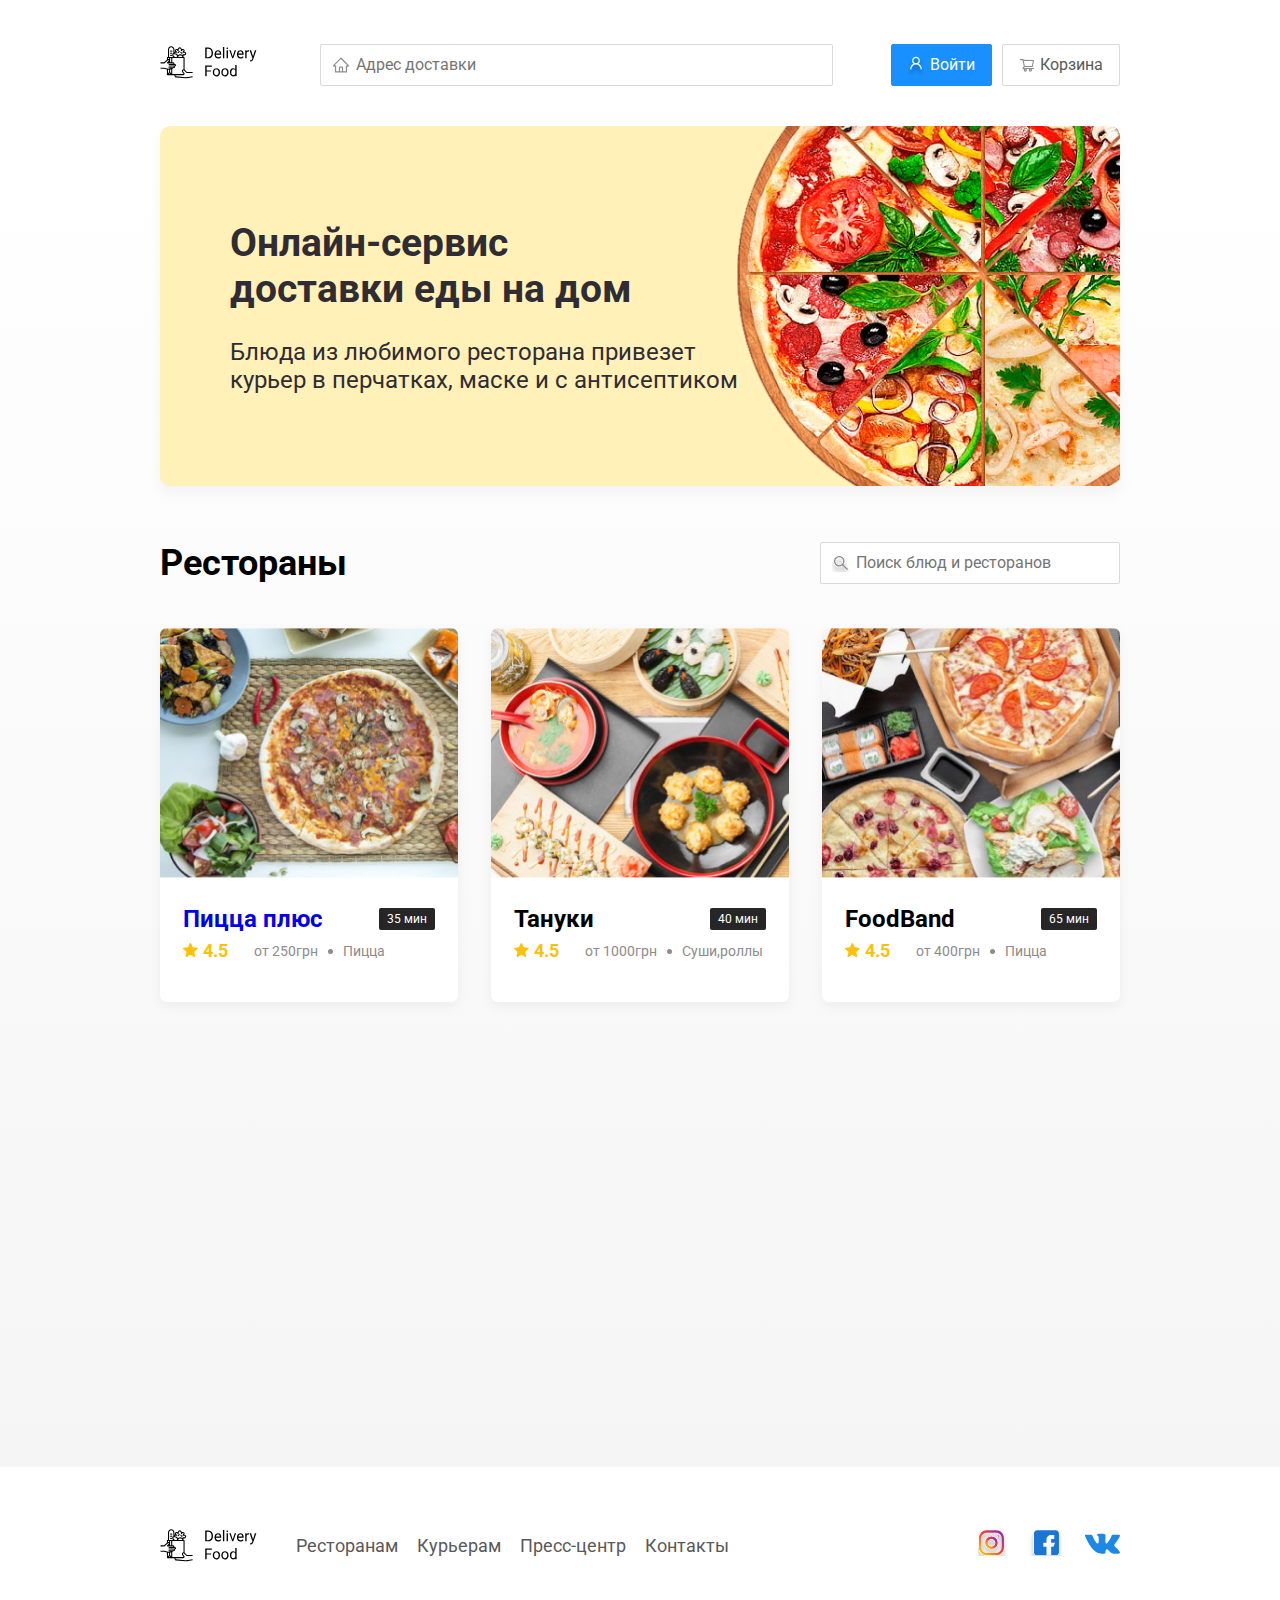
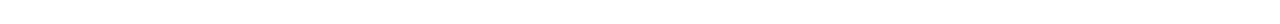
<file: index.html>
<!DOCTYPE html>
<html lang="en">

<head>
    <meta charset="UTF-8">
    <meta http-equiv="X-UA-Compatible" content="IE=edge">
    <meta name="viewport" content="width=device-width, initial-scale=1.0">
    <title>Delivery Food - доставка еды на дом</title>
    <link rel="preconnect" href="https://fonts.googleapis.com">
    <link rel="preconnect" href="https://fonts.gstatic.com" crossorigin>
    <link href="https://fonts.googleapis.com/css2?family=Roboto:wght@400;700&display=swap" rel="stylesheet">
    <link rel="stylesheet" href="./css/normalize.css">
    <link rel="stylesheet" href="./css/animate.min.css">
    <link rel="stylesheet" href="https://cdnjs.cloudflare.com/ajax/libs/animate.css/4.1.1/animate.min.css" />
    <link rel="stylesheet" href="./css/style.css">
</head>

<body>
    <!-- HEADER -->
    <div class="conteiner">
        <header class="header">
            <a href="index.html" class="logo"><img src="./img/logo.svg" alt="logo"></a>
            <input type="text" class="input input-address" placeholder="Адрес доставки" />
            <div class="buttons">
                <button class="button botton-primary"> <img class="btn-icon" src="./img/user.svg" alt="user" />
                    <span class="btn-text">Войти</span></button>
                <button class="button" id="cart-buttons"> <img class="btn-icon" src="./img/basket.svg" alt="basket">
                    <span class="btn-text">Корзина</span></button>
            </div>
        </header>

    </div>
    <!-- /.container -->
    <main class="main">
        <div class="conteiner">
            <section class="promo">
                <h1 class="promo-title">Онлайн-сервис <br> доставки еды на дом</h1>
                <p class="promo-text">Блюда из любимого ресторана привезет курьер в перчатках, маске и с антисептиком
                </p>
            </section>

            <section class="restaurants">
                <div class="section-heading">
                    <h2 class="section-title">Рестораны</h2>
                    <input type="text" class="input input-search" placeholder="Поиск блюд и ресторанов">
                </div>
                <div class="cards">
                    <a href="./restaurant.html" class="card wow animate__animated animate__fadeInUp"
                        data-wow-delay="0.2s">
                        <img src="./img/pizza1.jpg" alt="image" class="card-image">
                        <div class="card-text">
                            <div class="card-heading">
                                <h3 class="card-title">Пицца плюс</h3>
                                <span class="card-tag tag">35 мин</span>
                            </div>
                            <!-- /.card-heading -->
                            <div class="card-info">
                                <div class="rating"><img src="./img/raiting.svg" alt="raiting" class="raiting-star">4.5
                                </div>
                                <div class="price">от 250грн</div>
                                <div class="category">Пицца</div>
                            </div>
                            <!-- /.card-info -->
                        </div>
                    </a>
                    <!-- /.card -->

                    <div class="card wow animate__animated animate__fadeInUp" data-wow-delay="0.4s">
                        <img src="./img/pizza2.jpg" alt="image" class="card-image">
                        <div class="card-text">
                            <div class="card-heading">
                                <h3 class="card-title">Тануки</h3>
                                <span class="card-tag tag">40 мин</span>
                            </div>
                            <!-- /.card-heading -->
                            <div class="card-info">
                                <div class="rating"><img src="./img/raiting.svg" alt="raiting" class="raiting-star">4.5
                                </div>
                                <div class="price">от 1000грн</div>
                                <div class="category">Суши,роллы</div>
                            </div>
                            <!-- /.card-info -->
                        </div>
                    </div>
                    <!-- /.card -->

                    <div class="card wow animate__animated animate__fadeInUp" data-wow-delay="0.6s">
                        <img src="./img/pizza3.jpg" alt="image" class="card-image">
                        <div class="card-text">
                            <div class="card-heading">
                                <h3 class="card-title">FoodBand</h3>
                                <span class="card-tag tag">65 мин</span>
                            </div>
                            <!-- /.card-heading -->
                            <div class="card-info">
                                <div class="rating"><img src="./img/raiting.svg" alt="raiting" class="raiting-star">4.5
                                </div>
                                <div class="price">от 400грн</div>
                                <div class="category">Пицца</div>
                            </div>
                            <!-- /.card-info -->
                        </div>
                    </div>
                    <!-- /.card -->

                    <div class="card wow animate__animated animate__fadeInUp" data-wow-delay="0.2s ">
                        <img src="./img/pizza4.jpg" alt="image" class="card-image">
                        <div class="card-text">
                            <div class="card-heading">
                                <h3 class="card-title">Жадина-пицца</h3>
                                <span class="card-tag tag">75 мин</span>
                            </div>
                            <!-- /.card-heading -->
                            <div class="card-info">
                                <div class="rating"><img src="./img/raiting.svg" alt="raiting" class="raiting-star">4.5
                                </div>
                                <div class="price">от 650грн</div>
                                <div class="category">Пицца</div>
                            </div>
                            <!-- /.card-info -->
                        </div>
                    </div>
                    <!-- /.card -->


                    <div class="card wow animate__animated animate__fadeInUp" data-wow-delay="0.4s">
                        <img src="./img/pizza5.jpg" alt="image" class="card-image">
                        <div class="card-text">
                            <div class="card-heading">
                                <h3 class="card-title">Точка еды</h3>
                                <span class="card-tag tag">60 мин</span>
                            </div>
                            <!-- /.card-heading -->
                            <div class="card-info">
                                <div class="rating"><img src="./img/raiting.svg" alt="raiting" class="raiting-star">4.5
                                </div>
                                <div class="price">от 500грн</div>
                                <div class="category">Украинская кухня</div>
                            </div>
                            <!-- /.card-info -->
                        </div>
                    </div>
                    <!-- /.card -->


                    <div class="card wow animate__animated animate__fadeInUp" data-wow-delay="0.6s">
                        <img src="./img/pizza6.jpg" alt="image" class="card-image">
                        <div class="card-text">
                            <div class="card-heading">
                                <h3 class="card-title">PizzaBurger</h3>
                                <span class="card-tag tag">25 мин</span>
                            </div>
                            <!-- /.card-heading -->
                            <div class="card-info">
                                <div class="rating"><img src="./img/raiting.svg" alt="raiting" class="raiting-star"> 4.5
                                </div>
                                <div class="price">от 150грн</div>
                                <div class="category">Пицца</div>
                            </div>
                            <!-- /.card-info -->
                        </div>
                    </div>
                    <!-- /.card -->

                </div>
                <!-- /.cards -->
            </section>
        </div>
        <!-- /.container -->
    </main>

    <footer class="footer">
        <div class="conteiner">
            <div class="footer-block">
                <img src="./img/logo.svg" alt="" class="logo footer-logo">
                <nav class="footer-nav">
                    <a href="#" class="footer-link">Ресторанам</a>
                    <a href="#" class="footer-link">Курьерам</a>
                    <a href="#" class="footer-link">Пресс-центр</a>
                    <a href="#" class="footer-link">Контакты</a>
                </nav>
                <div class="social-links">
                    <a href="#" class="social-link"><img src="./img/instagramm.svg" alt="instagramm"></a>
                    <a href="#" class="social-link"><img src="./img/facebook.svg" alt="facebook"></a>
                    <a href="#" class="social-link"><img src="./img/vk.svg" alt="vk"></a>
                </div>
                <!-- /.social-links -->
            </div>
        </div>
    </footer>

    <div class="modal">
        <div class="modal-dialog">
            <div class="modal-header">
                <h3 class="modal-title">Корзина</h3>
                <button class="close">&times;</button>
            </div>
            <!-- /.modal-header -->
            <div class="modal-body">
                <div class="food-row">
                    <span class="food-name">
                        Ролл угорь стандарт
                    </span>
                    <strong class="food-price">250 ₴</strong>
                    <div class="food-counter">
                        <button class="counter-button">-</button>
                        <span class="counter">1</span>
                        <button class="counter-button">+</button>
                    </div>
                </div>
                <!-- /.food row -->
                <div class="food-row">
                    <span class="food-name">
                        Ролл угорь стандарт
                    </span>
                    <strong class="food-price">250 ₴</strong>
                    <div class="food-counter">
                        <button class="counter-button">-</button>
                        <span class="counter">1</span>
                        <button class="counter-button">+</button>
                    </div>
                </div>
                <!-- /.food row -->
                <div class="food-row">
                    <span class="food-name">
                        Ролл угорь стандарт
                    </span>
                    <strong class="food-price">250 ₴</strong>
                    <div class="food-counter">
                        <button class="counter-button">-</button>
                        <span class="counter">1</span>
                        <button class="counter-button">+</button>
                    </div>
                </div>
                <!-- /.food row -->
                <div class="food-row">
                    <span class="food-name">
                        Ролл угорь стандарт
                    </span>
                    <strong class="food-price">250 ₴</strong>
                    <div class="food-counter">
                        <button class="counter-button">-</button>
                        <span class="counter">1</span>
                        <button class="counter-button">+</button>
                    </div>
                </div>
                <!-- /.food row -->
            </div>
            <div class="modal-footer">
                <span class="modal-pricetag">1250 ₴</span>
                <div class="footer-buttons">
                    <button class="button botton-primary">Оформить заказ</button>
                    <button class="button">Отмена</button>
                </div>
            </div>
        </div>
    </div>

</body>
<script src="js/main.js"></script>
<script src="js/wow.min.js"></script>
<script>
    new WOW().init();
</script>

</html>
</file>
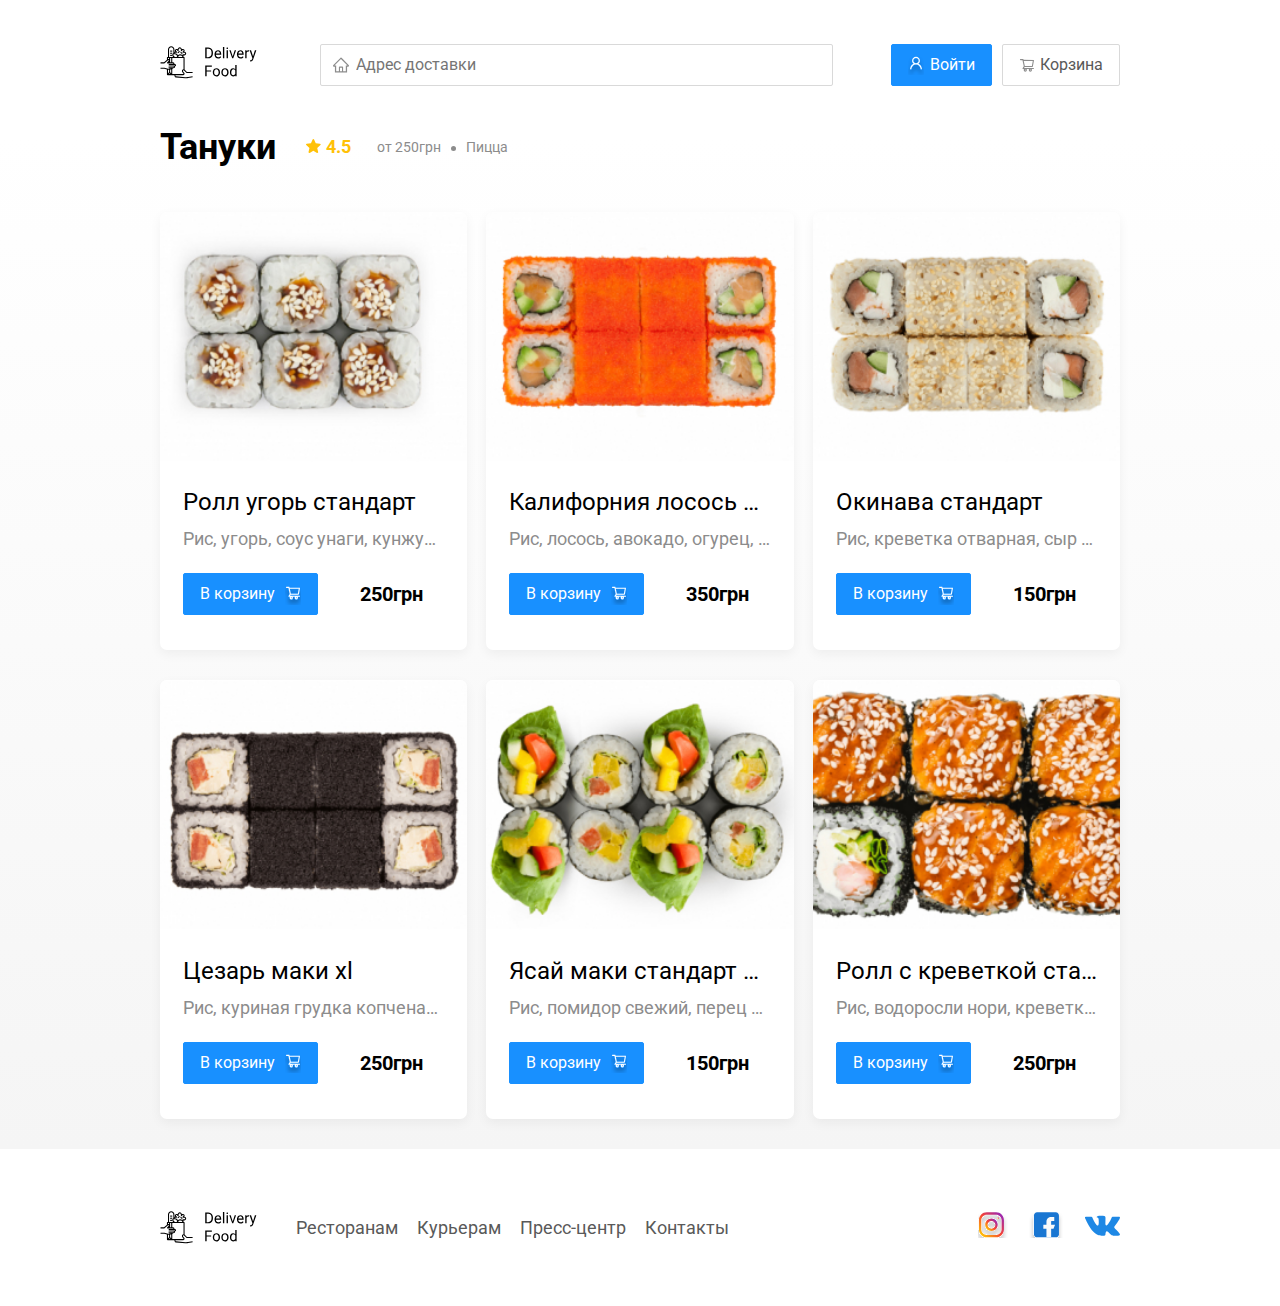
<file: restaurant.html>
<!DOCTYPE html>
<html lang="en">

<head>
    <meta charset="UTF-8">
    <meta http-equiv="X-UA-Compatible" content="IE=edge">
    <meta name="viewport" content="width=device-width, initial-scale=1.0">
    <title>PizzaBurger - доставка еды на дом</title>
    <link rel="preconnect" href="https://fonts.googleapis.com">
    <link rel="preconnect" href="https://fonts.gstatic.com" crossorigin>
    <link href="https://fonts.googleapis.com/css2?family=Roboto:wght@400;700&display=swap" rel="stylesheet">
    <link rel="stylesheet" href="./css/normalize.css">
    <link rel="stylesheet" href="./css/animate.min.css">
    <link rel="stylesheet" href="https://cdnjs.cloudflare.com/ajax/libs/animate.css/4.1.1/animate.min.css" />
    <link rel="stylesheet" href="./css/style.css">
</head>

<body>
    <!-- HEADER -->
    <div class="conteiner">
        <header class="header">
            <a href="index.html" class="logo"><img src="./img/logo.svg" alt="logo"></a>
            <input type="text" class="input input-address" placeholder="Адрес доставки" />
            <div class="buttons">
                <button class="button botton-primary"> <img class="btn-icon" src="./img/user.svg" alt="user" />
                    <span class="btn-text">Войти</span></button>
                <button class="button" id="cart-buttons"> <img class="btn-icon" src="./img/basket.svg" alt="basket">
                    <span class="btn-text">Корзина</span></button>
            </div>
        </header>

    </div>
    <!-- /.container -->
    <main class="main">
        <div class="conteiner">

            <section class="restaurants">
                <div class="section-heading">
                    <h2 class="section-title">Тануки</h2>
                    <div class="card-info">
                        <div class="rating"><img src="./img/raiting.svg" alt="raiting" class="raiting-star">4.5
                        </div>
                        <div class="price">от 250грн</div>
                        <div class="category">Пицца</div>
                    </div>
                    <!-- /.card-info -->
                </div>
                <div class="cards">
                    <div class="card card-restauran wow animate__animated animate__fadeInUp" data-wow-delay="0.2s">
                        <img src="./img/sushi1.jpg" alt="image" class="card-image card-image-restauran">
                        <div class="card-text">
                            <div class="card-heading">
                                <h3 class="card-title card-title-reg">Ролл угорь стандарт</h3>
                            </div>
                            <div class="card-info">
                                <div class="ingredients">Рис, угорь, соус унаги, кунжут, водоросли нори.</div>
                            </div>
                            <!-- /.card-heading -->
                            <div class="card-buttons">
                                <button class="button botton-primary">
                                    <span class="button-card-text">В корзину</span>
                                    <img src="./img/shopping-cart.svg" alt="shoping-cart" class="card-button-image">
                                </button>
                                <strong class="card-price-bold">250грн</strong>
                            </div>
                        </div>
                    </div>
                    <!-- /.card -->

                    <div class="card card-restauran wow animate__animated animate__fadeInUp" data-wow-delay="0.4s">
                        <img src="./img/sushi2.jpg" alt="image" class="card-image card-image-restauran">
                        <div class="card-text">
                            <div class="card-heading">
                                <h3 class="card-title card-title-reg">Калифорния лосось стандарт</h3>
                            </div>
                            <div class="card-info">
                                <div class="ingredients">Рис, лосось, авокадо, огурец, майонез, водоросли
                                    нори.</div>
                            </div>
                            <!-- /.card-heading -->
                            <div class="card-buttons">
                                <button class="button botton-primary">
                                    <span class="button-card-text">В корзину</span>
                                    <img src="./img/shopping-cart.svg" alt="shoping-cart" class="card-button-image">
                                </button>
                                <strong class="card-price-bold">350грн</strong>
                            </div>
                        </div>
                    </div>
                    <!-- /.card -->

                    <div class="card card-restauran wow animate__animated animate__fadeInUp" data-wow-delay="0.6s">
                        <img src="./img/sushi3.jpg" alt="image" class="card-image card-image-restauran">
                        <div class="card-text">
                            <div class="card-heading">
                                <h3 class="card-title card-title-reg">Окинава стандарт</h3>
                            </div>
                            <div class="card-info">
                                <div class="ingredients">Рис, креветка отварная, сыр сливочный, лосось, огурец свежий..
                                </div>
                            </div>
                            <!-- /.card-heading -->
                            <div class="card-buttons">
                                <button class="button botton-primary">
                                    <span class="button-card-text">В корзину</span>
                                    <img src="./img/shopping-cart.svg" alt="shoping-cart" class="card-button-image">
                                </button>
                                <strong class="card-price-bold">150грн</strong>
                            </div>
                        </div>
                    </div>
                    <!-- /.card -->

                    <div class="card card-restauran wow animate__animated animate__fadeInUp" data-wow-delay="0.2s">
                        <img src="./img/sushi4.jpg" alt="image" class="card-image card-image-restauran">
                        <div class="card-text">
                            <div class="card-heading">
                                <h3 class="card-title card-title-reg">Цезарь маки хl</h3>
                            </div>
                            <div class="card-info">
                                <div class="ingredients">Рис, куриная грудка копченая, икра масаго, томат, айсберг, соус
                                    цезарь.</div>
                            </div>
                            <!-- /.card-heading -->
                            <div class="card-buttons">
                                <button class="button botton-primary">
                                    <span class="button-card-text">В корзину</span>
                                    <img src="./img/shopping-cart.svg" alt="shoping-cart" class="card-button-image">
                                </button>
                                <strong class="card-price-bold">250грн</strong>
                            </div>
                        </div>
                    </div>
                    <!-- /.card -->


                    <div class="card card-restauran wow animate__animated animate__fadeInUp" data-wow-delay="0.4s">
                        <img src="./img/sushi5.jpg" alt="image" class="card-image card-image-restauran">
                        <div class="card-text">
                            <div class="card-heading">
                                <h3 class="card-title card-title-reg">Ясай маки стандарт 185 г</h3>
                            </div>
                            <div class="card-info">
                                <div class="ingredients">Рис, помидор свежий, перец болгарский, авокадо, огурец, айсберг
                                </div>
                            </div>
                            <!-- /.card-heading -->
                            <div class="card-buttons">
                                <button class="button botton-primary">
                                    <span class="button-card-text">В корзину</span>
                                    <img src="./img/shopping-cart.svg" alt="shoping-cart" class="card-button-image">
                                </button>
                                <strong class="card-price-bold">150грн</strong>
                            </div>
                        </div>
                    </div>
                    <!-- /.card -->


                    <div class="card card-restauran wow animate__animated animate__fadeInUp" data-wow-delay="0.6s">
                        <img src="./img/sushi6.jpg" alt="image" class="card-image card-image-restauran">
                        <div class="card-text">
                            <div class="card-heading">
                                <h3 class="card-title card-title-reg">Ролл с креветкой стандарт</h3>
                            </div>
                            <div class="card-info">
                                <div class="ingredients">Рис, водоросли нори, креветки отварные, сыр сливочный, огурцы
                                </div>
                            </div>
                            <!-- /.card-heading -->
                            <div class="card-buttons">
                                <button class="button botton-primary">
                                    <span class="button-card-text">В корзину</span>
                                    <img src="./img/shopping-cart.svg" alt="shoping-cart" class="card-button-image">
                                </button>
                                <strong class="card-price-bold">250грн</strong>
                            </div>
                        </div>
                    </div>
                    <!-- /.card -->

                </div>
                <!-- /.cards -->
            </section>
        </div>
        <!-- /.container -->
    </main>

    <footer class="footer">
        <div class="conteiner">
            <div class="footer-block">
                <img src="./img/logo.svg" alt="" class="logo footer-logo">
                <nav class="footer-nav">
                    <a href="#" class="footer-link">Ресторанам</a>
                    <a href="#" class="footer-link">Курьерам</a>
                    <a href="#" class="footer-link">Пресс-центр</a>
                    <a href="#" class="footer-link">Контакты</a>
                </nav>
                <div class="social-links">
                    <a href="#" class="social-link"><img src="./img/instagramm.svg" alt="instagramm"></a>
                    <a href="#" class="social-link"><img src="./img/facebook.svg" alt="facebook"></a>
                    <a href="#" class="social-link"><img src="./img/vk.svg" alt="vk"></a>
                </div>
                <!-- /.social-links -->
            </div>
        </div>
    </footer>
    <div class="modal">
        <div class="modal-dialog">
            <div class="modal-header">
                <h3 class="modal-title">Корзина</h3>
                <button class="close">&times;</button>
            </div>
            <!-- /.modal-header -->
            <div class="modal-body">
                <div class="food-row">
                    <span class="food-name">
                        Ролл угорь стандарт
                    </span>
                    <strong class="food-price">250 ₴</strong>
                    <div class="food-counter">
                        <button class="counter-button">-</button>
                        <span class="counter">1</span>
                        <button class="counter-button">+</button>
                    </div>
                </div>
                <!-- /.food row -->
                <div class="food-row">
                    <span class="food-name">
                        Ролл угорь стандарт
                    </span>
                    <strong class="food-price">250 ₴</strong>
                    <div class="food-counter">
                        <button class="counter-button">-</button>
                        <span class="counter">1</span>
                        <button class="counter-button">+</button>
                    </div>
                </div>
                <!-- /.food row -->
                <div class="food-row">
                    <span class="food-name">
                        Ролл угорь стандарт
                    </span>
                    <strong class="food-price">250 ₴</strong>
                    <div class="food-counter">
                        <button class="counter-button">-</button>
                        <span class="counter">1</span>
                        <button class="counter-button">+</button>
                    </div>
                </div>
                <!-- /.food row -->
                <div class="food-row">
                    <span class="food-name">
                        Ролл угорь стандарт
                    </span>
                    <strong class="food-price">250 ₴</strong>
                    <div class="food-counter">
                        <button class="counter-button">-</button>
                        <span class="counter">1</span>
                        <button class="counter-button">+</button>
                    </div>
                </div>
                <!-- /.food row -->
            </div>
            <div class="modal-footer">
                <span class="modal-pricetag">1250 ₴</span>
                <div class="footer-buttons">
                    <button class="button botton-primary">Оформить заказ</button>
                    <button class="button">Отмена</button>
                </div>
            </div>
        </div>
    </div>
    <div class="modal">
        <div class="modal-dialog">
            <div class="modal-header">
                <h3 class="modal-title">Корзина</h3>
                <button class="close">&times;</button>
            </div>
            <!-- /.modal-header -->
            <div class="modal-body">
                <div class="food-row">
                    <span class="food-name">
                        Ролл угорь стандарт
                    </span>
                    <strong class="food-price">250 ₴</strong>
                    <div class="food-counter">
                        <button class="counter-button">-</button>
                        <span class="counter">1</span>
                        <button class="counter-button">+</button>
                    </div>
                </div>
                <!-- /.food row -->
                <div class="food-row">
                    <span class="food-name">
                        Ролл угорь стандарт
                    </span>
                    <strong class="food-price">250 ₴</strong>
                    <div class="food-counter">
                        <button class="counter-button">-</button>
                        <span class="counter">1</span>
                        <button class="counter-button">+</button>
                    </div>
                </div>
                <!-- /.food row -->
                <div class="food-row">
                    <span class="food-name">
                        Ролл угорь стандарт
                    </span>
                    <strong class="food-price">250 ₴</strong>
                    <div class="food-counter">
                        <button class="counter-button">-</button>
                        <span class="counter">1</span>
                        <button class="counter-button">+</button>
                    </div>
                </div>
                <!-- /.food row -->
                <div class="food-row">
                    <span class="food-name">
                        Ролл угорь стандарт
                    </span>
                    <strong class="food-price">250 ₴</strong>
                    <div class="food-counter">
                        <button class="counter-button">-</button>
                        <span class="counter">1</span>
                        <button class="counter-button">+</button>
                    </div>
                </div>
                <!-- /.food row -->
            </div>
            <div class="modal-footer">
                <span class="modal-pricetag">1250 ₴</span>
                <div class="footer-buttons">
                    <button class="button botton-primary">Оформить заказ</button>
                    <button class="button">Отмена</button>
                </div>
            </div>
        </div>
    </div>
</body>
<script src="js/main.js"></script>
<script src="js/wow.min.js"></script>
<script>
    new WOW().init();
</script>

</html>
</file>
<file: css/style.css>
* {
  box-sizing: border-box;
}
body {
  font-family: "Roboto", sans-serif;
}
.conteiner {
  max-width: 1200px;
  margin: auto;
}
.header {
  display: flex;
  align-items: center;
  justify-content: space-between;
  margin-top: 44px;
  margin-bottom: 40px;
}

.input {
  background: #ffffff;
  border: 1px solid #d9d9d9;
  border-radius: 2px;
  font-size: 16px;
  line-height: 24px;
  padding: 8px;
  padding-left: 35px;
  background-repeat: no-repeat;
  background-position: left 11px center;
}

.input-address {
  flex: 0.8;
  background-image: url("../img/home.svg");
}
.input-search {
  background-image: url("../img/search.svg");
  width: 300px;
  margin-left: auto;
}
.button {
  display: flex;
  align-items: center;
  padding: 8px 16px;
  background: #ffffff;
  border: 1px solid #d9d9d9;
  box-sizing: border-box;
  box-shadow: 0px 0px 2px rgba(0, 0, 0, 0.0015);
  border-radius: 2px;
  color: #595959;
  font-size: 16px;
  line-height: 24px;
}
.buttons {
  display: flex;
  align-items: center;
}

.botton-primary {
  background: #1890ff;
  border-radius: 2px;
  border: 1px solid #1890ff;
  color: white;
  margin-right: 10px;
}

.button-card-text {
  margin-right: 10px;
}

.btn-icon {
  margin-right: 6px;
}

/* CONTENT */

.promo {
  box-shadow: 0px 7px 12px rgba(158, 158, 163, 0.1);
  background: #fff1b8 url("../img/pizza.png") no-repeat top -98px right -110px /
    580px;
  border-radius: 10px;
  padding: 68px 70px;
  margin-bottom: 56px;
}
.promo-title {
  font-style: normal;
  font-weight: bold;
  font-size: 39px;
  line-height: 46px;
  color: #302c34;
}
.promo-text {
  font-style: normal;
  font-weight: normal;
  font-size: 24px;
  line-height: 28px;
  color: #302c34;
  max-width: 530px;
}

.main {
  background: linear-gradient(
    180deg,
    rgba(245, 245, 245, 0) 1.04%,
    #f5f5f5 100%
  );
}

.section-heading {
  display: flex;
  align-items: center;
  margin-bottom: 44px;
}
.section-title {
  font-style: normal;
  font-weight: bold;
  font-size: 36px;
  line-height: 42px;
  color: #000000;
  margin: 0;
  margin-right: 30px;
}

/* Cards */
.cards {
  display: flex;
  align-items: flex-start;
  justify-content: space-between;
  flex-wrap: wrap;
}
.card {
  background: #ffffff;
  box-shadow: 0px 4px 12px rgba(0, 0, 0, 0.05);
  border-radius: 7px;
  overflow: hidden;
  margin-bottom: 30px;
  flex-basis: 31%;
  text-decoration: none;
  transition: 1s;
}

.card:hover {
  box-shadow: 0px 8px 24px rgba(0, 0, 0, 0.1);
  transition-property: all;
  transform: scale(1.1);
}

.card-restauran {
  flex-basis: 32%;
}

.card-image {
  max-width: 384px;
  height: 250px;
  object-fit: cover;
}

.card-image-restauran {
  max-width: 100%;
  height: 250px;
  object-fit: cover;
}

.card-text {
  padding-top: 20px;
  padding-bottom: 35px;
  padding-left: 23px;
  padding-right: 23px;
}

.card-heading {
  display: flex;
  align-items: center;
  justify-content: space-between;
}
.card-title {
  margin: 0;
  font-style: normal;
  font-weight: 700;
  font-size: 24px;
  line-height: 32px;
}

.card-title-reg {
  font-weight: 400;
  margin-bottom: 10px;
  text-overflow: ellipsis;
  white-space: nowrap;
  overflow: hidden;
}

.card-tag {
  font-style: normal;
  font-weight: 400;
  font-size: 12px;
  line-height: 20px;
  color: white;
  background: #262626;
  border-radius: 2px;
  padding: 1px 8px;
}

.card-buttons {
  display: flex;
  align-items: center;
  margin-top: 24px;
}

.card-info {
  display: flex;
  align-items: center;
  flex-wrap: wrap;
}

.card-price-bold {
  font-weight: 700;
  font-size: 20px;
  line-height: 32px;
  margin-left: 32px;
}

.rating {
  margin-right: 26px;
  color: #ffc107;
  font-style: normal;
  font-weight: bold;
  font-size: 18px;
  line-height: 32px;
}

.price,
.category {
  color: #8c8c8c;
  font-style: normal;
  font-weight: 400;
  font-size: 18px;
  line-height: 32px;
}

.category {
  text-overflow: ellipsis;
  overflow: hidden;
  white-space: nowrap;
  max-width: 150px;
}

.ingredients {
  color: #8c8c8c;
  font-weight: 400;
  font-size: 18px;
  line-height: 21px;
  text-overflow: ellipsis;
  white-space: nowrap;
  overflow: hidden;
}

.price {
  margin-right: 10px;
}
.price::after {
  content: "";
  width: 5px;
  height: 5px;
  background-color: #8c8c8c;
  display: inline-block;
  vertical-align: middle;
  border-radius: 50%;
  margin-left: 10px;
}

.raiting-star {
  margin-right: 5px;
}

/* Footer */

.footer {
  padding: 60px 0;
}

.footer-block {
  display: flex;
  align-items: center;
  justify-content: space-between;
}

.footer-nav {
  margin-left: 35px;
  margin-right: auto;
}

.footer-link {
  display: inline-block;
  color: #595959;
  font-style: normal;
  font-weight: 400;
  font-size: 18px;
  line-height: 21px;
  text-decoration: none;
}

.footer-link:not(:last-child) {
  margin-right: 15px;
}

.social-links {
  display: flex;
  align-items: center;
}

.social-link:not(:last-child) {
  margin-right: 21px;
}

.modal {
  position: fixed;
  left: 0;
  top: 0;
  width: 100%;
  height: 100%;
  background: rgba(0, 0, 0, 0.4);
  display: none;
}

.is-open {
  display: flex;
}

.modal-dialog {
  max-width: 780px;
  width: 95%;

  background: #ffffff;
  border-radius: 5px;
  margin: auto;
  padding: 40px 45px;
}
.modal-header {
  display: flex;
  align-items: center;
  justify-content: space-between;
  margin-bottom: 45px;
}
.modal-title {
  margin: 0;
  font-weight: 700;
  font-size: 36px;
  line-height: 42px;
}

.close {
  font-size: 36px;
  border: none;
  background-color: transparent;
}

.food-row {
  display: flex;
  align-items: flex-start;
  justify-content: space-between;
  padding-bottom: 8px;
  border-bottom: 1px solid #d9d9d9;
  margin-bottom: 15px;
}
.food-name {
  font-weight: 400;
  font-size: 18px;
  line-height: 32px;
}
.food-price {
  margin-left: auto;
  margin-right: 47px;
  font-weight: 700;
  font-size: 20px;
  line-height: 32px;
}
.food-counter {
  display: flex;
  align-items: center;
}
.counter-button {
  display: flex;
  align-items: center;
  justify-content: center;
  width: 39px;
  height: 32px;
  background: #ffffff;
  border: 1px solid #40a9ff;
  border-radius: 2px;
  font-weight: 400;
  font-size: 14px;
  line-height: 22px;
  color: #40a9ff;
}
.counter {
  font-weight: 400;
  font-size: 16px;
  line-height: 24px;
  margin-left: 10px;
  margin-right: 10px;
}
.modal-body {
  margin-bottom: 52px;
}
.modal-footer {
  display: flex;
  align-items: center;
  justify-content: space-between;
}

.footer-buttons {
  display: flex;
  align-items: center;
}

.modal-pricetag {
  background: #262626;
  border-radius: 5px;
  color: white;
  padding: 15px 20px;
  font-weight: 700;
  font-size: 20px;
  line-height: 23px;
}

@media (max-width: 1366px) {
  .conteiner {
    max-width: 960px;
  }

  .promo {
    background-size: 494px;
  }
}
.raiting {
  margin-right: 15px;
}

.category,
.price {
  font-size: 14px;
}

@media (max-width: 992px) {
  .conteiner {
    max-width: 750px;
  }
  .promo {
    padding: 50px;
    background-size: 400px;
    background-position: top -38px right -170px;
  }
  .promo-text {
    font-size: 22px;
    max-width: 464px;
  }
  .card {
    flex-basis: 49%;
  }
  .footer-link {
    font-size: 16px;
  }
}

@media (max-width: 768px) {
  .conteiner {
    max-width: 560px;
  }

  .button-card-text {
    display: none;
  }

  .promo {
    padding: 50px;
    background-size: 386px;
    background-position: top -38px right -208px;
  }
  .promo-title {
    font-size: 30px;
  }
  .promo-text {
    font-size: 22px;
    max-width: 334px;
  }
  .card-info {
    flex-wrap: wrap;
  }
  .card .raiting {
    flex-basis: 100%;
  }
  .card-title {
    font-size: 18px;
  }
  .category,
  .price {
    font-size: 10px;
  }
  .btn-text {
    display: none;
  }
  .button {
    min-height: 40px;
  }
  .btn-icon {
    margin: 0;
  }
}

@media (max-width: 578px) {
  .conteiner {
    width: 90%;
  }

  .header {
    flex-wrap: wrap;
  }
  .input-address {
    margin-top: 15px;
    order: 5;
    flex: 1;
  }
  .promo {
    background-image: none;
  }
  .promo-title {
    margin-bottom: 10px;
  }
  .section-title {
    font-size: 20px;
  }
  .card {
    flex-basis: 100%;
  }
  .card-image {
    max-width: 1000px;
    width: 100%;
  }

  .footer {
    padding: 30px 0;
  }
  .footer-block {
    align-items: flex-start;
  }

  .footer-nav {
    display: flex;
    flex-direction: column;
    order: 0;
    margin-left: 0;
    margin-right: 0;
  }
  .footer-logo {
    margin-right: 15px;
    order: 1;
  }
  .social-links {
    order: 2;
  }
  .input-search {
    margin: 0;
  }
}
@media (max-width: 480px) {
  .input-search {
    margin: 0;
  }
  .btn-text {
    display: none;
  }
  .button {
    min-height: 40px;
  }
  .btn-icon {
    margin: 0;
  }
  .promo {
    padding: 20px;
  }
  .section-heading {
    flex-wrap: wrap;
  }
  .footer-block {
    flex-wrap: wrap;
    flex-direction: column;
    align-items: center;
  }
  .footer-logo {
    order: 0;
    margin-bottom: 20px;
  }
  .footer-nav {
    margin-bottom: 20px;
    text-align: center;
  }
  .footer-link:not(:last-child) {
    margin-right: 0;
  }
  .food-name {
    font-size: 14px;
  }
  .food-price {
    font-size: 18px;
  }
  .modal-pricetag {
    padding: 11px 12px;
  }
}
</file>
